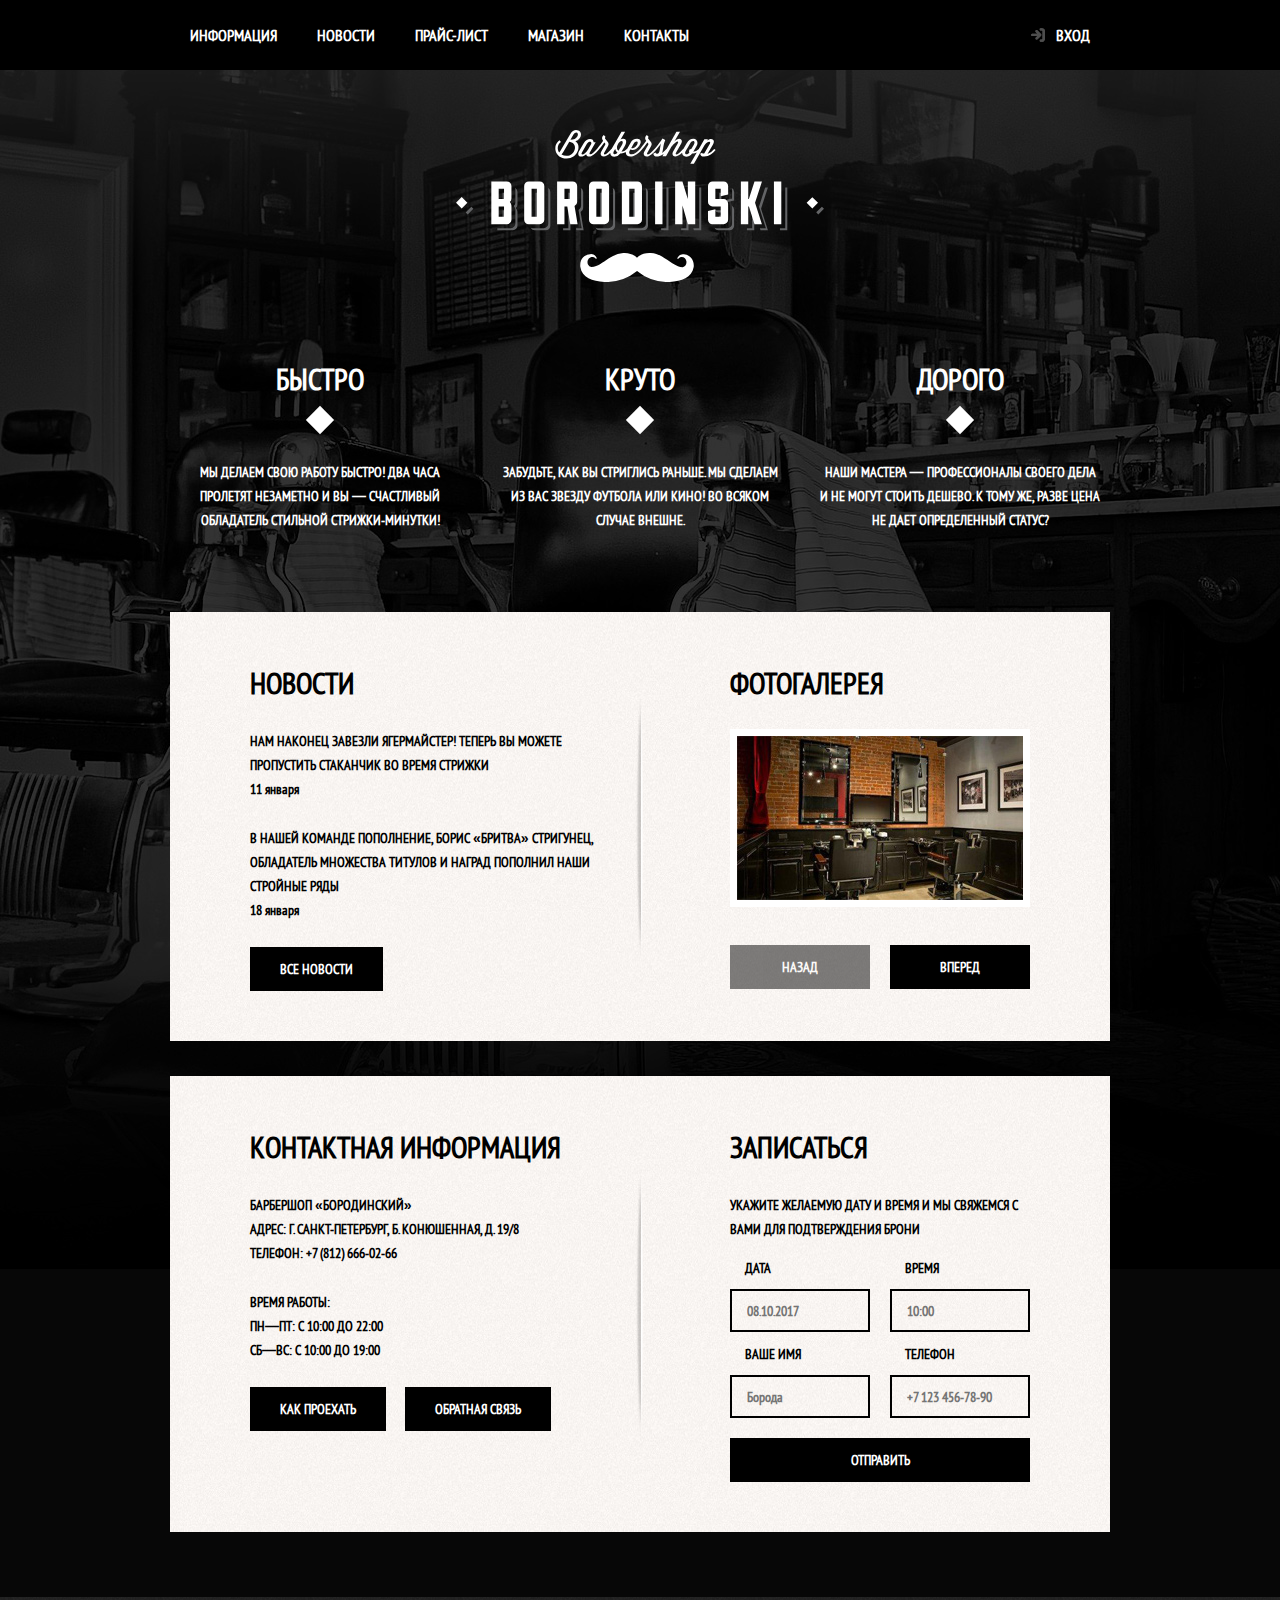
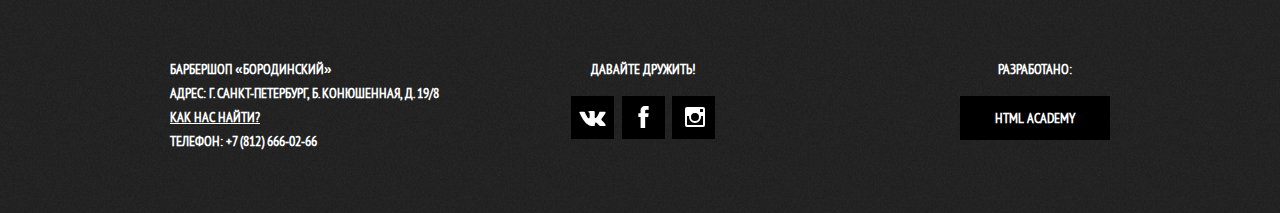
<file: index.html>
<!doctype html>
<html lang="ru">
<head>
  <meta charset="UTF-8">
  <title>Барбершоп «Бородинский»</title>
  <link rel="stylesheet" href="css/normalize_v8.0.1.css">
  <link rel="stylesheet" href="css/style.css">
  <script src="./js/script.js" defer></script>
</head>
<body>
  <header class="main-header">
    <nav class="main-navigation">
      <a class="main-header-logo">
        <img src="img/index-logo.svg" width="368" height="153" alt="Логотип барбершопа «Бородинский»">
      </a>
      <div class="main-navigation-wrapper">
        <div class="container">
          <ul class="site-navigation">
            <li><a href="info.html">Информация</a></li>
            <li><a href="news.html">Новости</a></li>
            <li><a href="price.html">Прайс-лист</a></li>
            <li><a href="catalog.html">Магазин</a></li>
            <li><a href="contacts.html">Контакты</a></li>
          </ul>
          <ul class="user-navigation">
            <li><a class="login-link" href="login.html">Вход</a></li>
          </ul>
        </div>
      </div>
    </nav>
  </header>

  <main class="container">
    <h1 class="visually-hidden">Барбершоп «Бородинский»</h1>

    <section class="features">
      <h2 class="visually-hidden">Преимущества</h2>
      <ul class="features-list">
        <li class="feature-item">
          <h3>Быстро</h3>
          <p>Мы делаем свою работу быстро! Два часа пролетят незаметно
             и вы — счастливый обладатель стильной стрижки-минутки!</p>
        </li>
        <li class="feature-item">
          <h3>Круто</h3>
          <p>Забудьте, как вы стриглись раньше. Мы сделаем из вас звезду футбола или кино!
             Во всяком случае внешне.</p>
        </li>
        <li class="feature-item">
          <h3>Дорого</h3>
          <p>Наши мастера — профессионалы своего дела и не могут стоить дешево.
             К тому же, разве цена не дает определенный статус?</p>
        </li>
      </ul>
    </section>

    <div class="index-columns">
      <section class="news">
        <h2>Новости</h2>
        <ul class="news-list">
          <li class="news-item">
            <p>Нам наконец завезли Ягермайстер! Теперь вы можете пропустить стаканчик во время стрижки</p>
            <time datetime="2016-01-11">11 января</time>
          </li>
          <li class="news-item">
            <p>В нашей команде пополнение, Борис «Бритва» Стригунец,
               обладатель множества титулов и наград пополнил наши стройные ряды</p>
            <time datetime="2016-01-18">18 января</time>
          </li>
        </ul>
        <a class="button" href="news.html">Все новости</a>
      </section>

      <section class="gallery">
        <h2>Фотогалерея</h2>
        <div class="gallery-container">
          <figure class="gallery-content">
            <a href="#">
              <img src="img/studio.jpg" width="286" height="164" alt="Интерьер">
            </a>
          </figure>
          <button class="button gallery-button gallery-button-back" type="button" disabled>Назад</button>
          <button class="button gallery-button gallery-button-next" type="button">Вперед</button>
        </div>
      </section>
    </div>

    <div class="index-columns">
      <section class="contacts">
        <h2>Контактная информация</h2>
        <p>
          Барбершоп «Бородинский»<br>
          Адрес: г. Санкт-Петербург, Б. Конюшенная, д. 19/8<br>
          Телефон: +7 (812) 666-02-66
        </p>
        <p>
          Время работы:<br>
          пн—пт: с 10:00 до 22:00<br>
          сб—вс: с 10:00 до 19:00
        </p>
        <a class="button button-map" href="map.html">Как проехать</a>
        <a class="button" href="contacts.html">Обратная связь</a>
      </section>

      <section class="appointment">
        <h2>Записаться</h2>
        <p class="appointment-info">Укажите желаемую дату и время и мы
           свяжемся с вами для подтверждения брони</p>
        <form class="appointment-form" action="https://echo.htmlacademy.ru" method="post">
          <p class="appointment-item">
            <label for="appointment-date">Дата</label>
            <input id="appointment-date" type="text" name="date" value="" placeholder="08.10.2017">
          </p>
          <p class="appointment-item">
            <label for="appointment-time">Время</label>
            <input id="appointment-time" type="text" name="time" value="" placeholder="10:00">
          </p>
          <p class="appointment-item">
            <label for="appointment-name">Ваше имя</label>
            <input id="appointment-name" type="text" name="name" value="" placeholder="Борода">
          </p>
          <p class="appointment-item">
            <label for="appointment-phone">Телефон</label>
            <input id="appointment-phone" type="text" name="phone" value="" placeholder="+7 123 456-78-90">
          </p>
          <button class="button" type="submit">Отправить</button>
        </form>
      </section>
    </div>
  </main>

  <footer class="main-footer">
    <div class="container">
      <p class="footer-contacts">
        Барбершоп «Бородинский»<br>
        Адрес: г. Санкт-Петербург, Б. Конюшенная, д. 19/8<br>
        <a href="map.html">Как нас найти?</a><br>
        Телефон: +7 (812) 666-02-66
      </p>
      <div class="footer-social">
        <b>Давайте дружить!</b>
        <ul>
          <li>
            <a class="social-button social-button-vk" href="#">
              <span class="visually-hidden">Вконтакте</span>
            </a>
          </li>
          <li>
            <a class="social-button social-button-fb" href="#">
              <span class="visually-hidden">Фейсбук</span>
            </a>
          </li>
          <li>
            <a class="social-button social-button-inst" href="#">
              <span class="visually-hidden">Инстаграм</span>
            </a>
          </li>
        </ul>
      </div>
      <p class="footer-copyright">
        <b>Разработано:</b>
        <a class="button" href="https://htmlacademy.ru">HTML Academy</a>
      </p>
    </div>
  </footer>

  <section class="modal modal-login">
    <h2>Личный кабинет</h2>
    <p class="modal-description">Введите свой логин и пароль.</p>
    <form class="login-form" action="https://echo.htmlacademy.ru" method="post">
      <p>
        <label class="visually-hidden" for="user-login">Логин</label>
        <input class="login-icon-user" id="user-login" type="text" name="login" placeholder="Логин">
      </p>
      <p>
        <label class="visually-hidden" for="user-password">Пароль</label>
        <input class="login-icon-password" id="user-password" type="password"
               name="password" placeholder="Пароль">
      </p>
      <p class="login-help">
        <label class="login-checkbox">
          <input class="visually-hidden" type="checkbox" name="remember">
          <span class="checkbox-indicator"></span>
          Запомните меня
        </label>
        <a class="restore" href="#">Я забыл пароль!</a>
      </p>
      <button class="button" type="submit">Войти</button>
    </form>
    <button class="modal-close" type="button">Закрыть</button>
  </section>

  <section class="modal modal-map">
    <h2 class="visually-hidden">Как до нас добраться</h2>

    <iframe src="https://www.google.com/maps/embed?pb=!1m18!1m12!1m3!1d1998.
    6036253002806!2d30.320858715677204!3d59.93871916905467!2m3!1f0!2f0!3f0!3m
    2!1i1024!2i768!4f13.1!3m3!1m2!1s0x4696310fca145cc1%3A0x42b32648d8238007!2z0JHQvtC70YzRiNCw0Y8g0JrQvtC90Y7RiNC10L3QvdCw0Y8g0YPQuy4sIDE5LzgsINCh0LDQv
    dC60YIt0J_QtdGC0LXRgNCx0YPRgNCzLCDQoNC-0YHRgdC40Y8sIDE5MTE4Ng!5e0!3m2!1sr
    u!2ses!4v1565612821889!5m2!1sru!2ses" width="766" height="560" allowfullscreen></iframe>
    <p>
      <img src="img/map.jpg" width="766" height="560" alt="Офис компании по адресу
       ул. Большая Конюшенная 19/8, Санкт-Петербург">
    </p>
    <button class="modal-close" type="button">Закрыть</button>
  </section>
</body>
</html>
</file>
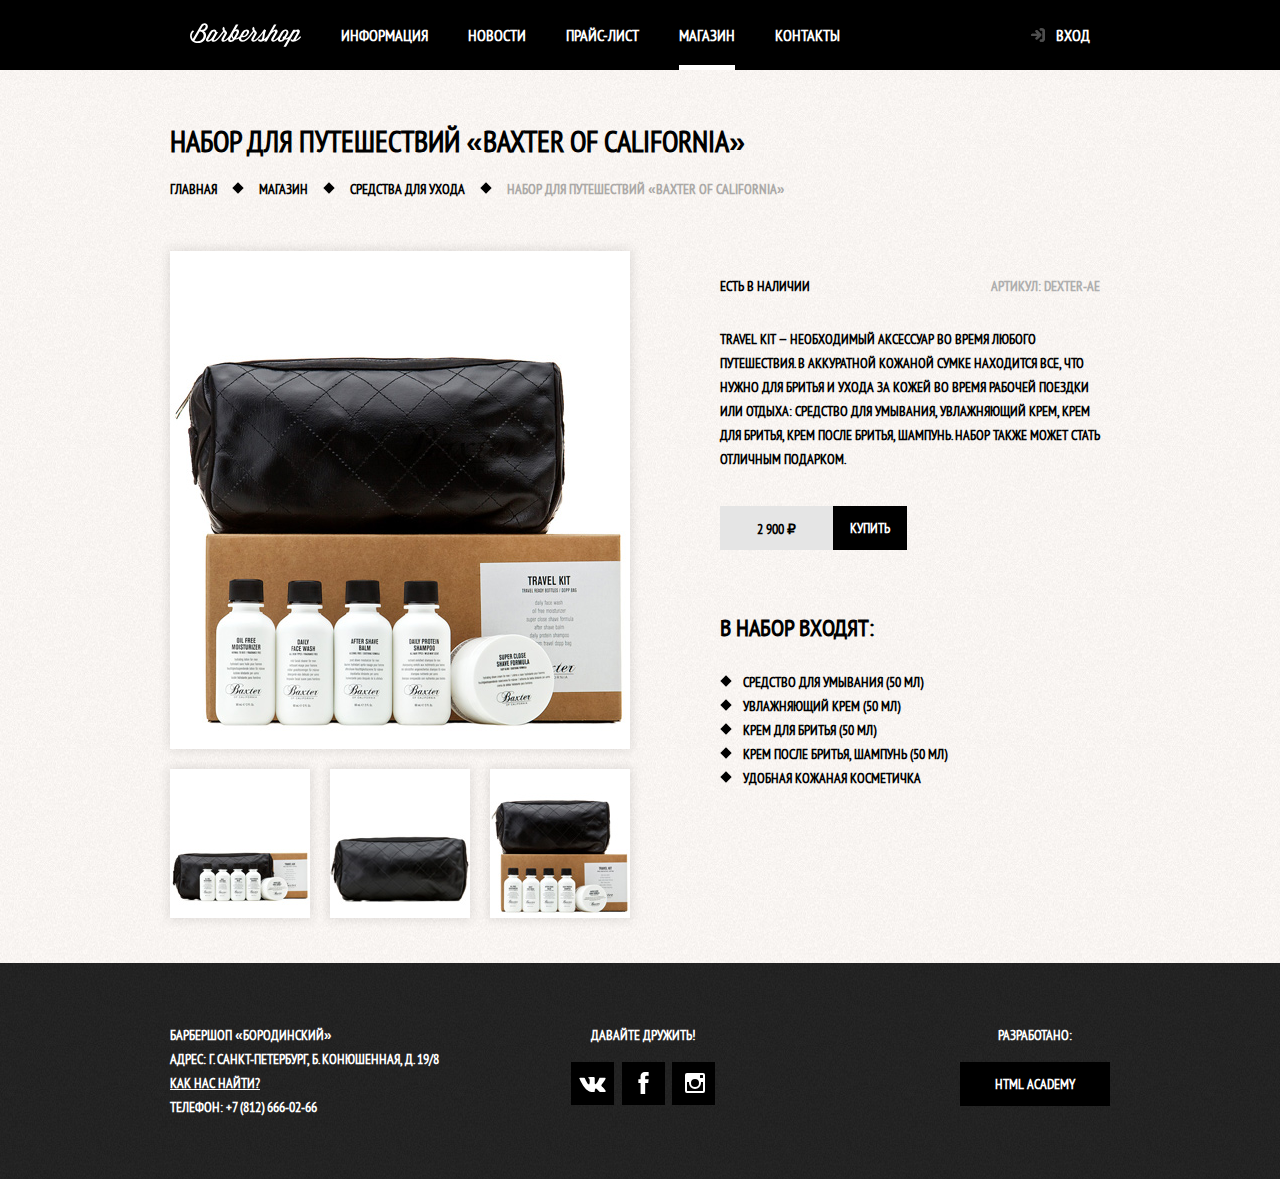
<file: catalog-item.html>
<!doctype html>
<html lang="ru">
<head>
  <meta charset="UTF-8">
  <title>Барбершоп «Бородинский»</title>
  <link rel="stylesheet" href="css/normalize_v8.0.1.css">
  <link rel="stylesheet" href="css/style.css">
  <script src="./js/script.js" defer></script>
</head>
<body class="inner-page">
  <header class="main-header">
    <nav class="main-navigation container">
      <a class="main-header-logo" href="index.html">
        <img src="img/logo.svg" width="111" height="24" alt="Логотип барбершопа «Бородинский»">
      </a>
      <ul class="site-navigation">
        <li><a href="info.html">Информация</a></li>
        <li><a href="news.html">Новости</a></li>
        <li><a href="price.html">Прайс-лист</a></li>
        <li class="site-navigation-current"><a href="catalog.html">Магазин</a></li>
        <li><a href="contacts.html">Контакты</a></li>
      </ul>
      <ul class="user-navigation">
        <li><a class="login-link" href="login.html">Вход</a></li>
      </ul>
    </nav>
  </header>

  <main class="container">
    <h1 class="page-title">Набор для путешествий «Baxter of California»</h1>

    <ul class="breadcrumbs">
      <li><a href="index.html">Главная</a></li>
      <li><a href="#">Магазин</a></li>
      <li class="#">Средства для ухода</li>
      <li class="breadcrumbs-current">Набор для путешествий «Baxter of California»</li>
    </ul>

    <div class="catalog-columns">
      <section class="product-photos">
        <h2 class="visually-hidden">Изображения товара</h2>
        <p class="product-photo-full">
          <img src="img/product-big.jpg" width="460" height="498" alt="Фото всего набора">
        </p>
        <ul class="product-photo-preview">
          <li><img src="img/product-small-1.jpg" width="140" height="149" alt="Фото в анфас"></li>
          <li><img src="img/product-small-2.jpg" width="140" height="149" alt="Фото в профиль"></li>
          <li><img src="img/product-small-3.jpg" width="140" height="149" alt="Фото
           отдельной части"></li>
        </ul>
      </section>

      <section class="product-info">
        <h2 class="visually-hidden">Описание товара</h2>
        <div class="product-description">
          <p class="product-availability">Есть в наличии</p>
          <p class="product-article">Артикул: dexter-ae</p>
        </div>
        <p class="product-text">Travel Kit – необходимый аксессуар во время любого путешествия.
          В аккуратной кожаной сумке находится все, что нужно для бритья и ухода за кожей
          во время рабочей поездки или отдыха: средство для умывания, увлажняющий крем,
          крем для бритья, крем после бритья, шампунь. Набор также может стать отличным подарком.</p>
        <p class="product-price">
          <b>2 900 ₽</b>
          <a class="button" href="#">Купить</a>
        </p>
        <h3>В набор входят:</h3>
        <ul>
          <li>Средство для умывания (50 мл)</li>
          <li>Увлажняющий крем (50 мл)</li>
          <li>Крем для бритья (50 мл)</li>
          <li>Крем после бритья, шампунь (50 мл)</li>
          <li>Удобная кожаная косметичка</li>
        </ul>
      </section>
    </div>
  </main>

  <footer class="main-footer">
    <div class="container">
      <p class="footer-contacts">
        Барбершоп «Бородинский»<br>
        Адрес: г. Санкт-Петербург, Б. Конюшенная, д. 19/8<br>
        <a href="map.html">Как нас найти?</a><br>
        Телефон: +7 (812) 666-02-66
      </p>
      <div class="footer-social">
        <b>Давайте дружить!</b>
        <ul>
          <li>
            <a class="social-button social-button-vk" href="#">
              <span class="visually-hidden">Вконтакте</span>
            </a>
          </li>
          <li>
            <a class="social-button social-button-fb" href="#">
              <span class="visually-hidden">Фейсбук</span>
            </a>
          </li>
          <li>
            <a class="social-button social-button-inst" href="#">
              <span class="visually-hidden">Инстаграм</span>
            </a>
          </li>
        </ul>
      </div>
      <p class="footer-copyright">
        <b>Разработано:</b>
        <a class="button" href="https://htmlacademy.ru">HTML Academy</a>
      </p>
    </div>
  </footer>

  <section class="modal modal-login">
    <h2>Личный кабинет</h2>
    <p class="modal-description">Введите свой логин и пароль.</p>
    <form class="login-form" action="https://echo.htmlacademy.ru" method="post">
      <p>
        <label class="visually-hidden" for="user-login">Логин</label>
        <input class="login-icon-user" id="user-login" type="text" name="login" placeholder="Логин">
      </p>
      <p>
        <label class="visually-hidden" for="user-password">Пароль</label>
        <input class="login-icon-password" id="user-password" type="password"
               name="password" placeholder="Пароль">
      </p>
      <p class="login-help">
        <label class="login-checkbox">
          <input class="visually-hidden" type="checkbox" name="remember">
          <span class="checkbox-indicator"></span>
          Запомните меня
        </label>
        <a class="restore" href="#">Я забыл пароль!</a>
      </p>
      <button class="button" type="submit">Войти</button>
    </form>
    <button class="modal-close" type="button">Закрыть</button>
  </section>

</body>
</html>
</file>
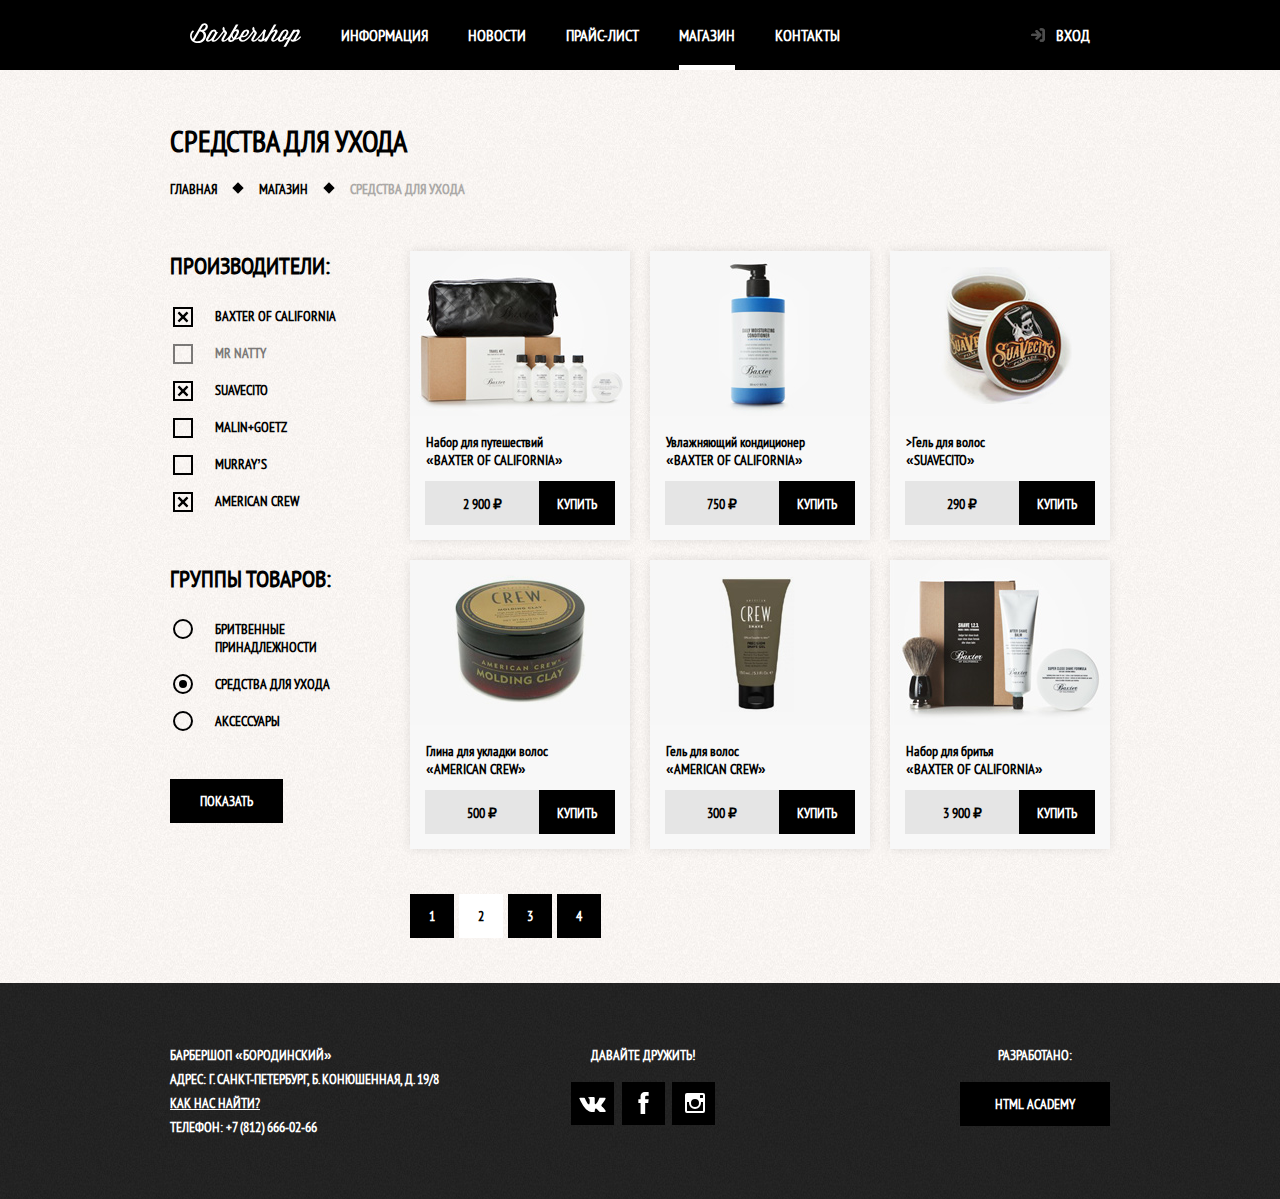
<file: catalog.html>
<!doctype html>
<html lang="ru">
<head>
  <meta charset="UTF-8">
  <title>Барбершоп «Бородинский»</title>
  <link rel="stylesheet" href="css/normalize_v8.0.1.css">
  <link rel="stylesheet" href="css/style.css">
  <script src="./js/script.js" defer></script>
</head>
<body class="inner-page">
  <header class="main-header">
    <nav class="main-navigation container">
      <a class="main-header-logo" href="index.html">
        <img src="img/logo.svg" width="111" height="24" alt="Логотип барбершопа «Бородинский»">
      </a>
      <ul class="site-navigation">
        <li><a href="info.html">Информация</a></li>
        <li><a href="news.html">Новости</a></li>
        <li><a href="price.html">Прайс-лист</a></li>
        <li class="site-navigation-current"><a>Магазин</a></li>
        <li><a href="contacts.html">Контакты</a></li>
      </ul>
      <ul class="user-navigation">
        <li><a class="login-link" href="login.html">Вход</a></li>
      </ul>
    </nav>
  </header>

  <main class="container">
    <h1 class="page-title">Cредства для ухода</h1>

    <ul class="breadcrumbs">
      <li><a href="index.html">Главная</a></li>
      <li><a href="catalog.html">Магазин</a></li>
      <li class="breadcrumbs-current">Средства для ухода</li>
    </ul>
    <div class="catalog-columns">
      <section class="filters">
        <h2 class="visually-hidden">Фильтр товаров</h2>
        <form class="filter" action="https://echo.htmlacademy.ru" method="get">
          <fieldset>
            <legend>Производители:</legend>
            <ul>
              <li class="filter-option">
                <input class="visually-hidden filter-input filter-input-checkbox"
                       type="checkbox" name="baxter of california"
                       id="filter-baxter-of-california" checked>
                <label for="filter-baxter-of-california">Baxter of California</label>
              </li>
              <li class="filter-option">
                <input class="visually-hidden filter-input filter-input-checkbox"
                       type="checkbox" name="mr natty" id="filter-mr-natty" disabled>
                <label for="filter-mr-natty">Mr Natty</label>
              </li>
              <li class="filter-option">
                <input class="visually-hidden filter-input filter-input-checkbox"
                       type="checkbox" name="suavecito" id="filter-suavecito" checked>
                <label for="filter-suavecito">Suavecito</label>
              </li>
              <li class="filter-option">
                <input class="visually-hidden filter-input filter-input-checkbox"
                       type="checkbox" name="malin+goetz" id="filter-malin-goetz">
                <label for="filter-malin-goetz">Malin+Goetz</label>
              </li>
              <li class="filter-option">
                <input class="visually-hidden filter-input filter-input-checkbox"
                       type="checkbox" name="murray’s" id="filter-murrays">
                <label for="filter-murrays">Murray’s</label>
              </li>
              <li class="filter-option">
                <input class="visually-hidden filter-input filter-input-checkbox"
                       type="checkbox" name="american crew" id="filter-american-crew" checked>
                <label for="filter-american-crew">American Crew</label>
              </li>
            </ul>
          </fieldset>

          <fieldset>
            <legend>Группы товаров:</legend>
            <ul>
              <li class="filter-option">
                <input class="visually-hidden filter-input filter-input-radio"
                       type="radio" name="product-group" value="shaving" id="filter-shave">
                <label for="filter-shave">Бритвенные принадлежности</label>
              </li>
              <li class="filter-option">
                <input class="visually-hidden filter-input filter-input-radio"
                       type="radio" name="product-group" value="hair-care" id="filter-care" checked>
                <label for="filter-care">Средства для ухода</label>
              </li>
              <li class="filter-option">
                <input class="visually-hidden filter-input filter-input-radio"
                       type="radio" name="product-group" value="accessories" id="filter-accessories">
                <label for="filter-accessories">Аксессуары</label>
              </li>
            </ul>
          </fieldset>
          <button type="submit" class="filter-button button">Показать</button>
        </form>
      </section>

      <section class="catalog">
        <h2 class="visually-hidden">Список средств для ухода</h2>
        <ul class="catalog-list">
          <li class="catalog-item">
            <a href="catalog-item.html">
              <h3>
                <span class="catalog-category">Набор для путешествий</span>
                <span class="catalog-item-title">«Baxter of California»</span>
              </h3>
               <p class="catalog-item-img">
                 <img src="img/product-1.jpg" width="220" height="165" alt="Набор для путешествий
               «Baxter of California»">
              </p>
            </a>
            <p class="catalog-item-price">
              <b>2 900 ₽</b>
              <a class="button" href="#">Купить</a>
            </p>
          </li>
          <li class="catalog-item">
            <a href="catalog-item.html">
              <h3>
                <span class="catalog-category">Увлажняющий кондиционер</span>
                <span class="catalog-item-title">«Baxter of California»</span>
              </h3>
              <p class="catalog-item-img">
                <img src="img/product-2.jpg" width="220" height="165" alt="Увлажняющий кондиционер
               «Baxter of California»">
              </p>
            </a>
            <p class="catalog-item-price">
              <b>750 ₽</b>
              <a class="button" href="#">Купить</a>
            </p>
          </li>
          <li class="catalog-item">
            <a href="catalog-item.html">
              <h3>
                <span class="catalog-category">>Гель для волос</span>
                <span class="catalog-item-title">«Suavecito»</span>
              </h3>
              <p class="catalog-item-img">
                <img src="img/product-3.jpg" width="220" height="165"
                     alt="Гель для волос «Suavecito»">
              </p>
            </a>
            <p class="catalog-item-price">
              <b>290 ₽</b>
              <a class="button" href="#">Купить</a>
            </p>
          </li>
          <li class="catalog-item">
            <a href="catalog-item.html">
              <h3>
                <span class="catalog-category">Глина для укладки волос</span>
                <span class="catalog-item-title">«American crew»</span>
              </h3>
              <p class="catalog-item-img">
                <img src="img/product-4.jpg" width="220" height="165" alt="Глина для укладки волос
               «American crew»">
              </p>
            </a>
            <p class="catalog-item-price">
              <b>500 ₽</b>
              <a class="button" href="#">Купить</a>
            </p>
          </li>
          <li class="catalog-item">
            <a href="catalog-item.html">
              <h3>
                <span class="catalog-category">Гель для волос</span>
                <span class="catalog-item-title">«American crew»</span>
              </h3>
              <p class="catalog-item-img">
                <img src="img/product-5.jpg" width="220" height="165"
                     alt="Гель для волос «American crew»">
              </p>
            </a>
            <p class="catalog-item-price">
              <b>300 ₽</b>
              <a class="button" href="#">Купить</a>
            </p>
          </li>
          <li class="catalog-item">
            <a href="catalog-item.html">
              <h3>
                <span class="catalog-category">Набор для бритья</span>
                <span class="catalog-item-title">«Baxter of California»</span>
              </h3>
              <p class="catalog-item-img">
                <img src="img/product-6.jpg" width="220" height="165" alt="Набор для бритья
               «Baxter of California»">
              </p>
            </a>
            <p class="catalog-item-price">
              <b>3 900 ₽</b>
              <a class="button" href="#">Купить</a>
            </p>
          </li>
        </ul>
        <ul class="pagination-list">
          <li class="pagination-item"><a href="#">1</a></li>
          <li class="pagination-item pagination-item-current"><a>2</a></li>
          <li class="pagination-item"><a href="#">3</a></li>
          <li class="pagination-item"><a href="#">4</a></li>
        </ul>
      </section>
    </div>
  </main>

  <footer class="main-footer">
    <div class="container">
      <p class="footer-contacts">
        Барбершоп «Бородинский»<br>
        Адрес: г. Санкт-Петербург, Б. Конюшенная, д. 19/8<br>
        <a href="map.html">Как нас найти?</a><br>
        Телефон: +7 (812) 666-02-66
      </p>
      <div class="footer-social">
        <b>Давайте дружить!</b>
        <ul>
          <li>
            <a class="social-button social-button-vk" href="#">
              <span class="visually-hidden">Вконтакте</span>
            </a>
          </li>
          <li>
            <a class="social-button social-button-fb" href="#">
              <span class="visually-hidden">Фейсбук</span>
            </a>
          </li>
          <li>
            <a class="social-button social-button-inst" href="#">
              <span class="visually-hidden">Инстаграм</span>
            </a>
          </li>
        </ul>
      </div>
      <p class="footer-copyright">
        <b>Разработано:</b>
        <a class="button" href="https://htmlacademy.ru">HTML Academy</a>
      </p>
    </div>
  </footer>

  <section class="modal modal-login">
    <h2>Личный кабинет</h2>
    <p class="modal-description">Введите свой логин и пароль.</p>
    <form class="login-form" action="https://echo.htmlacademy.ru" method="post">
      <p>
        <label class="visually-hidden" for="user-login">Логин</label>
        <input class="login-icon-user" id="user-login" type="text" name="login" placeholder="Логин">
      </p>
      <p>
        <label class="visually-hidden" for="user-password">Пароль</label>
        <input class="login-icon-password" id="user-password" type="password"
               name="password" placeholder="Пароль">
      </p>
      <p class="login-help">
        <label class="login-checkbox">
          <input class="visually-hidden" type="checkbox" name="remember">
          <span class="checkbox-indicator"></span>
          Запомните меня
        </label>
        <a class="restore" href="#">Я забыл пароль!</a>
      </p>
      <button class="button" type="submit">Войти</button>
    </form>
    <button class="modal-close" type="button">Закрыть</button>
  </section>

</body>
</html>
</file>
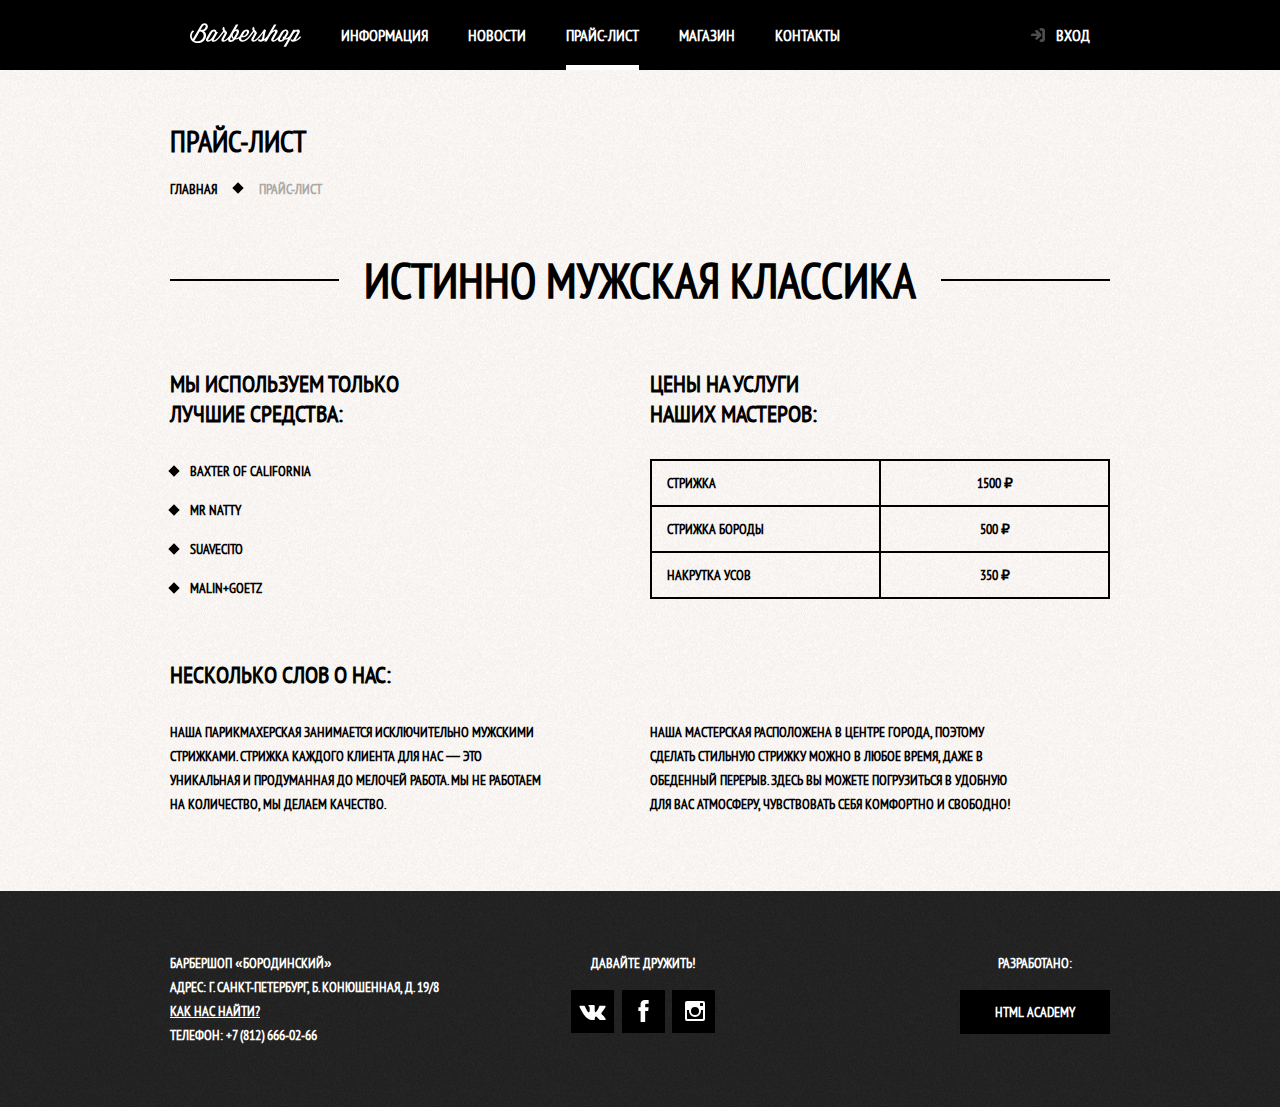
<file: price.html>
<!doctype html>
<html lang="ru">
<head>
  <meta charset="UTF-8">
  <title>Барбершоп «Бородинский»</title>
  <link rel="stylesheet" href="css/normalize_v8.0.1.css">
  <link rel="stylesheet" href="css/style.css">
  <script src="./js/script.js" defer></script>
</head>
<body class="inner-page">
  <header class="main-header">
    <nav class="main-navigation container">
      <a class="main-header-logo" href="index.html">
        <img src="img/logo.svg" width="111" height="24" alt="Логотип барбершопа «Бородинский»">
      </a>
      <ul class="site-navigation">
        <li><a href="info.html">Информация</a></li>
        <li><a href="news.html">Новости</a></li>
        <li class="site-navigation-current"><a>Прайс-лист</a></li>
        <li><a href="catalog.html">Магазин</a></li>
        <li><a href="contacts.html">Контакты</a></li>
      </ul>
      <ul class="user-navigation">
        <li><a class="login-link" href="login.html">Вход</a></li>
      </ul>
    </nav>
  </header>

  <main class="container">
    <div class="inner-page-container">
      <h1 class="page-title">Прайс-лист</h1>
      <ul class="breadcrumbs">
        <li><a href="index.html">Главная</a></li>
        <li class="breadcrumbs-current">Прайс-лист</li>
      </ul>
    </div>

    <section class="inner-content">
      <h2 class="big-heading">Истинно мужская классика</h2>

      <div class="inner-columns">
        <div class="inner-column-right">
          <h2>Мы используем только <br> лучшие средства:</h2>
          <ul class="custom-list-1">
            <li>Baxter of California</li>
            <li>Mr Natty</li>
            <li>Suavecito</li>
            <li>Malin+Goetz</li>
          </ul>
        </div>

        <div class="inner-column-left">
          <h2>Цены на услуги <br> наших мастеров:</h2>
          <table class="custom-table-1">
            <tr>
              <td>Стрижка</td>
              <td>1500 ₽</td>
            </tr>
            <tr>
              <td>Стрижка бороды</td>
              <td>500 ₽</td>
            </tr>
            <tr>
              <td>Накрутка усов</td>
              <td>350 ₽</td>
            </tr>
          </table>
        </div>
      </div>

      <div class="inner-columns">
        <h2>Несколько слов о нас:</h2>
        <div class="inner-column-right">
          <p class="short-text">
            Наша парикмахерская занимается исключительно мужскими стрижками.
            Стрижка каждого клиента для нас — это уникальная и продуманная до мелочей работа.
            Мы не работаем на количество, мы делаем качество.
          </p>
        </div>

        <div class="inner-column-right">
          <p class="short-text">
            Наша мастерская расположена в центре города, поэтому сделать стильную стрижку можно
            в любое время, даже в обеденный перерыв. Здесь вы можете погрузиться в удобную для вас
            атмосферу, чувствовать себя комфортно и свободно!
          </p>
        </div>
      </div>
    </section>
  </main>

  <footer class="main-footer">
    <div class="container">
      <p class="footer-contacts">
        Барбершоп «Бородинский»<br>
        Адрес: г. Санкт-Петербург, Б. Конюшенная, д. 19/8<br>
        <a href="map.html">Как нас найти?</a><br>
        Телефон: +7 (812) 666-02-66
      </p>
      <div class="footer-social">
        <b>Давайте дружить!</b>
        <ul>
          <li>
            <a class="social-button social-button-vk" href="#">
              <span class="visually-hidden">Вконтакте</span>
            </a>
          </li>
          <li>
            <a class="social-button social-button-fb" href="#">
              <span class="visually-hidden">Фейсбук</span>
            </a>
          </li>
          <li>
            <a class="social-button social-button-inst" href="#">
              <span class="visually-hidden">Инстаграм</span>
            </a>
          </li>
        </ul>
      </div>
      <p class="footer-copyright">
        <b>Разработано:</b>
        <a class="button" href="https://htmlacademy.ru">HTML Academy</a>
      </p>
    </div>
  </footer>

  <section class="modal modal-login">
    <h2>Личный кабинет</h2>
    <p class="modal-description">Введите свой логин и пароль.</p>
    <form class="login-form" action="https://echo.htmlacademy.ru" method="post">
      <p>
        <label class="visually-hidden" for="user-login">Логин</label>
        <input class="login-icon-user" id="user-login" type="text" name="login" placeholder="Логин">
      </p>
      <p>
        <label class="visually-hidden" for="user-password">Пароль</label>
        <input class="login-icon-password" id="user-password" type="password"
               name="password" placeholder="Пароль">
      </p>
      <p class="login-help">
        <label class="login-checkbox">
          <input class="visually-hidden" type="checkbox" name="remember">
          <span class="checkbox-indicator"></span>
          Запомните меня
        </label>
        <a class="restore" href="#">Я забыл пароль!</a>
      </p>
      <button class="button" type="submit">Войти</button>
    </form>
    <button class="modal-close" type="button">Закрыть</button>
  </section>

</body>
</html>
</file>
<file: css/style.css>
@font-face {
  font-family: "PT Sans";
  src: url("../fonts/ptsansnarrow.woff2") format("woff2"),
       url("../fonts/ptsansnarrowbold.woff2") format("woff2");
  font-weight: normal;
  font-style: normal;
}

body {
  margin: 0;
  padding: 0;
  min-width: 1122px;

  font-family: "PT Sans", "Arial", sans-serif;
  font-size: 14px;
  line-height: 24px;
  font-weight: 700;
  color: #ffffff;
  text-transform: uppercase;

  background-color: #000000;
  background-image: url("../img/bg.jpg");
  background-position: top center;
  background-repeat: no-repeat;
}

.inner-page {
  color: #000000;

  background-color: #f9f6f3;
  background-image: url("../img/pattern-light.jpg");
  background-position: 0 0;
  background-repeat: repeat;
}

a {
  text-decoration: none;
}

img {
  max-width: 100%;
  height: auto;
}

.visually-hidden:not(:focus):not(:active),
input[type="checkbox"].visually-hidden,
input[type="radio"].visually-hidden {
  position: absolute;

  width: 1px;
  height: 1px;
  margin: -1px;
  border: 0;
  padding: 0;

  white-space: nowrap;

  clip-path: inset(100%);
  clip: rect(0 0 0 0);
  overflow: hidden;
}

.button {
  display: inline-block;
  margin-right: 16px;
  padding: 10px 30px;

  font: inherit;
  text-align: center;
  color: #ffffff;
  vertical-align: middle;
  text-transform: uppercase;

  background-color: #000000;
  border: none;
}

.button:hover,
.button:focus,
.button:active {
  background-color: #663d15;
}

.button.disabled,
.button:disabled {
  cursor: default;
  opacity: .5;
  background-color: #000000;
}

.container {
  width: 940px;
  margin: 0 auto;
  padding: 0 10px;
}

.main-header {
  margin-bottom: 75px;
}

.inner-page .main-header {
  margin-bottom: 50px;

  background-color: #000000;
}

.main-navigation {
  display: flex;
  flex-direction: column;
  align-items: center;

  font-size: 16px;
  line-height: 20px;
  color: #ffffff;

  background-color: transparent;
}

.inner-page .main-navigation {
  align-items: flex-start;
  flex-direction: row;
}

.main-header-logo {
  width: 368px;
  height: 153px;
  order: 2;
}

.inner-page .main-header-logo {
  order: 0;

  width: 111px;
  height: 24px;
  padding: 23px 20px;
}

.main-navigation-wrapper {
  width: 100%;
  margin-bottom: 60px;
  background-color: #000000;
}

.main-navigation-wrapper .container {
  display: flex;
  justify-content: space-between;
}

.site-navigation,
.user-navigation {
  margin: 0;
  padding: 0;

  list-style: none;
}

.site-navigation a,
.user-navigation a {
  display: block;
  padding: 25px 20px;

  vertical-align: middle;
  color: #ffffff;
}

.site-navigation a:hover,
.site-navigation a:focus,
.user-navigation a:hover,
.user-navigation a:hover {
  background-color: #242424;
}

.site-navigation {
  display: flex;
  flex-wrap: wrap;

  width: 620px;
}

.site-navigation-current {
  position: relative;
}

.site-navigation-current a:not([href]) {
  background-color: #000000;
}

.site-navigation-current::after {
  content: "";

  position: absolute;
  right: 20px;
  bottom: 0;
  left: 20px;

  height: 5px;

  background-color: #ffffff;
}

.user-navigation {
  display: flex;
  max-width: 140px;
}

.user-navigation .login-link {
  position: relative;
  padding-left: 50px;
}

.login-link::before {
  content: "";

  position: absolute;
  top: 27px;
  left: 24px;

  width: 16px;
  height: 18px;

  background-image: url("../img/login.svg");
  background-position: 0 0;
  background-repeat: no-repeat;

  opacity: .3;
}

.login-link:hover::before,
.login-link:focus::before,
.login-link:active::before {
  opacity: 1;
}

.inner-page .user-navigation {
  margin-left: auto;
}

.features {
  margin-bottom: 80px;
}

.features-list {
  display: flex;
  justify-content: space-between;
  margin: 0;
  padding: 0;
  list-style: none;
}

.feature-item {
  width: 300px;
  text-align: center;
}

.feature-item h3 {
  position: relative;

  margin: 0 0 60px 0;

  font-size: 30px;
  line-height: 42px;
}

.feature-item h3::after {
  content: "";

  position: absolute;
  bottom: -30px;
  left: 50%;

  width: 20px;
  height: 20px;
  margin-left: -10px;

  background-color: #ffffff;

  transform: rotate(45deg);
}

.feature-item p {
  margin: 0 10px;
}

.index-columns {
  display: flex;
  justify-content: space-between;
  margin-bottom: 35px;
  padding: 50px 80px;

  color: #000000;

  background-color: #f8f5f2;
  background-image: url("../img/line.png"), url("../img/pattern-light.jpg");
  background-position: center, 0 0;
  background-repeat: no-repeat, repeat;
}

.index-columns h2 {
  margin: 0 0 25px 0;

  font-size: 30px;
  line-height: 42px;
}

.news {
  width: 380px;
}

.news-list {
  margin: 0 0 25px 0;
  padding: 0;
  list-style: none;
}

.news-item {
  margin: 0 0 25px 0;
}

.news-item p {
  margin: 0;
}

.news-item time {
  text-transform: none;
}

.gallery {
  width: 300px;
}

.gallery-container {
  position: relative;

  height: 260px;
}

.gallery-content {
  height: 164px;
  margin: 0;

  background-color: #cccccc;
  border: 7px solid #ffffff;
}

.gallery-content img {
  width: 286px;
  height: 164px;
}

.gallery-button {
  box-sizing: border-box;
  position: absolute;
  bottom: 0;

  width: 140px;
  margin: 0;
}

.gallery-button-back {
  left: 0;
}

.gallery-button-next {
  right: 0;
}

.contacts {
  width: 380px;
}

.contacts p {
  margin: 0 0 25px 0;
}

.appointment {
  width: 300px;
}

.appointment-info {
  margin: 0 0 15px 0;
}

.appointment-form {
  display: flex;
  flex-wrap: wrap;
  justify-content: space-between;
}

.appointment-item {
  width: 140px;
  margin: 0 0 10px 0;
}

.appointment-item label {
  display: block;
  margin: 0 0 9px 15px;
}

.appointment-item input {
  box-sizing: border-box;
  width: 140px;
  padding: 8px 15px 7px 15px;

  font: inherit;

  background-color: transparent;
  border: 2px solid #000000;
}

.appointment-item input:focus {
  border-color: #663d15;
}

.appointment .button {
  display: block;
  width: 100%;
  margin-top: 10px;
  margin-right: 0;
}

.page-title {
  margin: 0 0 15px 0;
  padding: 0;
  font-size: 30px;
  line-height: 42px;
}

.breadcrumbs {
  display: flex;
  justify-content: flex-start;
  flex-wrap: wrap;

  margin: 0 0 50px 0;
  padding: 0;
  list-style: none;
}

.breadcrumbs li {
  position: relative;
  margin-right: 42px;
}

.breadcrumbs li:last-child {
  margin-right: 0;
}

.breadcrumbs li::after {
  content: "";

  position: absolute;
  top: 7px;
  right: -25px;

  width: 8px;
  height: 8px;

  background-color: #000000;
  transform: rotate(45deg);
}


.breadcrumbs a {
  color: #000000;
}

.breadcrumbs a:hover,
.breadcrumbs a:focus {
  text-decoration: underline;
}

.breadcrumbs-current {
  color: #aba9a7;
}

.breadcrumbs-current::after {
  display: none;
}

.catalog-columns {
  display: flex;
  justify-content: space-between;
}

.filters {
  width: 180px;
}

.filter fieldset {
  margin: 0 0 30px 0;
  padding: 0;

  border: none;
}

.filter fieldset:first-child {
  margin-bottom: 35px;
}

.filter legend {
  margin-bottom: 26px;

  font-size: 24px;
  line-height: 30px;
}

.filter ul {
  margin: 0;
  padding: 0;

  list-style: none;
  line-height: 18px;
}

.filter-option {
  margin-bottom: 19px;
  padding-left: 45px;
}

.filter-option label {
  position: relative;

  display: block;

  cursor: pointer;
  user-select: none;
}

.filter-input:hover + label,
.filter-input:focus + label {
  color: #663d15;
}

.filter-input-checkbox + label::before {
  content: "";

  position: absolute;
  top: 0;
  left: -42px;

  width: 16px;
  height: 16px;

  border: 2px solid #000000;
}

.filter-input-checkbox:checked + label::after {
  content: "";

  position: absolute;
  top: 4px;
  left: -38px;

  width: 12px;
  height: 12px;

  background-image: url("../img/cross.svg");
  background-position: 0 0;
  background-repeat: no-repeat;
}

.filter-input-radio + label::before {
  content: "";

  position: absolute;
  top: -1px;
  left: -42px;

  width: 16px;
  height: 16px;

  border: 2px solid #000000;
  border-radius: 50%;
}

.filter-input-radio:checked + label::after {
  content: "";

  position: absolute;
  top: 5px;
  left: -36px;

  width: 8px;
  height: 8px;

  background-color: #000000;
  border-radius: 50%;
}

.filter-input:disabled + label {
  color: #000000;

  opacity: 0.5;
}

.catalog {
  width: 700px;
}

.catalog-list {
  display: flex;
  flex-wrap: wrap;
  margin: 0 0 25px 0;
  padding: 0;

  list-style: none;
}

.catalog-item {
  width: 220px;
  margin: 0 20px 20px 0;
  background-color: #f8f8f8;
  box-shadow: 0 0 10px rgba(0, 0, 0, 0.1);
}

.catalog-item:nth-child(3n) {
  margin-right: 0;
}

.catalog-item:hover {
  box-shadow: 0 0 10px rgba(0, 0, 0, 0.2);
}

.catalog-item a {
  display: flex;
  flex-direction: column;
  color: #000000;
}

.catalog-item h3 {
  order: 1;
  margin: 17px 15px 12px 16px;
  font-size: 14px;
  line-height: 18px;
}

.catalog-category {
  display: block;

  text-transform: none;
}

.catalog-item-img {
  width: 220px;
  height: 165px;
  margin: 0;
}

.catalog-item-price {
  display: flex;
  margin: 0 15px 15px 15px;
}

.catalog-item-price b {
  width: 112px;
  padding: 13px 25px 11px;

  font-size: 14px;
  line-height: 20px;
  text-align: center;

  background-color: #e5e5e5;
}

.catalog-item-price .button {
  width: 50px;
  padding: 13px 18px 11px;
  margin-right: 0;

  line-height: 20px;
  color: #ffffff;
}

.pagination-list {
  display: flex;
  flex-wrap: wrap;

  margin: 0;
  padding: 0;

  list-style: none;
}

.pagination-item {
  margin-right: 5px;
}

.pagination-item:last-child {
  margin: 0;
}

.pagination-item a {
  display: block;
  padding: 10px 19px;

  color: #ffffff;

  background-color: #000000;
}

.pagination-item a:hover,
.pagination-item a:focus,
.pagination-item a:active {
  background-color: #663d15;
}

.pagination-item-current a {
  color: #000000;

  background-color: #ffffff;
}

.pagination-item-current a:hover,
.pagination-item-current a:focus,
.pagination-item-current a:active {
  color: #000000;

  background-color: #ffffff;
}

.product-photos {
  width: 460px;
}

.product-photo-preview {
  display: flex;
  margin: 0;
  padding: 0;

  list-style: none;
}

.product-photo-full {
  width: 460px;
  height: 498px;
  margin: 0;
  margin-bottom: 20px;

  box-shadow: 0 0 10px 2px rgba(0, 0, 0, 0.1);
}

.product-photo-preview li {
  width: 140px;
  height: 149px;
  margin-right: 20px;

  box-shadow: 0 0 10px 2px rgba(0, 0, 0, 0.1);
}

.product-photo-preview li:nth-child(3n) {
  margin-right: 0;
}

.product-description {
  display: flex;
  justify-content: space-between;
  margin-bottom: 29px;
  padding-right: 10px;
}

.product-description p {
  width: 200px;
}

.product-article {
  text-align: right;
  color: #aeaeae;
}

.product-price b {
  width: 113px;
  padding: 13px 36px 11px 36px;

  line-height: 20px;
  text-align: center;

  background-color: #e5e5e5;
  box-sizing: border-box;
}

.product-price .button {
  padding-left: 17px;
  padding-right: 17px;
}

.product-info {
  width: 390px;
  padding-top: 23px;
}

.product-info p {
  margin: 0;
}

.product-info h3 {
  margin: 0 0 27px 0;

  font-size: 24px;
  line-height: 30px;
}

.product-info .product-text {
  margin-bottom: 35px;
}

.product-info .product-price {
  display: flex;
  margin-bottom: 63px;
}

.product-info ul {
  margin: 0;
  padding: 0;

  list-style: none;
}

.product-info li {
  position: relative;
  padding-left: 23px;
}

.product-info li::before {
  content: "";

  position: absolute;
  top: 7px;
  left: 2px;

  width: 8px;
  height: 8px;

  background-color: #000000;
  transform: rotate(45deg);
}

.inner-content {
  margin-bottom: 75px;
}

.inner-content .big-heading {
  display: flex;
  align-items: center;

  margin: 55px 0 65px 0;
  font-size: 48px;
  line-height: 48px;
  text-align: center;
}

.big-heading::before,
.big-heading::after {
  content: "";
  flex-grow: 1;
  flex-shrink: 0;
  width: 50px;
  height: 2px;

  background-color: #000000;
}

.big-heading::before {
  margin-right: 25px;
}

.big-heading::after {
  margin-left: 25px;
}

.inner-content h2 {
  margin: 60px 0 30px 0;

  font-size: 24px;
  line-height: 30px;
}

.custom-list-1 {
  margin: 14px 0;
  padding: 0;

  list-style: none;
}

.custom-list-1 li {
  position: relative;
  margin-bottom: 15px;
  padding-left: 20px;
}

.custom-list-1 li::before {
  content: "";

  position: absolute;
  top: 8px;
  left: 0;

  width: 8px;
  height: 8px;

  background-color: #000000;
  transform: rotate(45deg);
}

.custom-table-1 {
  width: 100%;
}

.custom-table-1 td {
  width: 50%;
}

.custom-table-1 td:last-child {
  text-align: center;
}

.inner-columns {
  display: flex;
  flex-wrap: wrap;
  justify-content: space-between;

  margin: 60px 0;
}

.inner-column-right,
.inner-column-left {
  width: 460px;
}

.inner-column-right *:first-child,
.inner-column-left *:first-child {
  margin-top: 0;
}

.inner-column-right *:last-child,
.inner-column-left *:last-child {
  margin-bottom: 0;
}

.inner-columns > h2:first-child {
  width: 460px;
  margin-top: 0;
  margin-right: 460px;
  margin-right: calc(100% - 460px);
}

.short-text {
  padding-right: 80px;
}

.inner-content h3 {
  margin: 60px 0 30px 0;

  font-size: 20px;
  line-height: 24px;
}

.inner-content h2 + h3 {
  margin-bottom: 30px;
}

.inner-content p {
  margin: 14px 0;
}

.inner-content table {
  border-collapse: collapse;
}

.inner-content td {
  padding: 10px 15px;

  border: 2px solid #000000;
}

.main-footer {
  margin-top: 65px;
  padding: 60px 0;
  color: #ffffff;

  background-color: #212121;
  background-image: url("../img/pattern-dark.jpg");
  background-position: 0 0;
  background-repeat: repeat;
}

.inner-page .main-footer {
  margin: 45px 0 0 0;
}

.main-footer .container {
  display: flex;
}

.footer-contacts {
  width: 320px;
  margin: 0;
  margin-right: 80px;
}

.footer-contacts a {
  color: #ffffff;
  text-decoration: underline;
}

.footer-contacts a:hover,
.footer-contacts a:focus {
  text-decoration: none;
}

.footer-social {
  width: 145px;
  text-align: center;
}

.footer-social b {
  display: block;
  margin-bottom: 15px;
}

.footer-social ul {
  display: flex;
  flex-wrap: wrap;
  justify-content: space-between;

  width: 141px;
  margin: 0 auto;
  padding: 0;

  list-style: none;
}

.social-button {
  display: flex;
  align-items: center;
  justify-content: center;

}

.social-button-vk,
.social-button-fb,
.social-button-inst {
  position: relative;

}

.social-button-vk::after {
  content: "";

  position: absolute;
  top: 0;
  left: -1px;

  width: 43px;
  height: 43px;

  background-color: #000000;
  background-image: url("../img/vk.svg");
  background-position: 8px 15px;
  background-repeat: no-repeat;
}

.social-button-fb::after {
  content: "";

  position: absolute;
  top: 0;
  left: -21px;

  width: 43px;
  height: 43px;

  background-color: #000000;
  background-image: url("../img/facebook.svg");
  background-position: 12px 10px;
  background-repeat: no-repeat;
}

.social-button-inst::after {
  content: "";

  position: absolute;
  top: 0;
  left: -41px;

  width: 43px;
  height: 43px;

  background-color: #000000;
  background-image: url("../img/instagram.svg");
  background-position: 13px 11px;
  background-repeat: no-repeat;
}

.social-button-vk:hover::after,
.social-button-vk:focus::after {
  background-color: #ffffff;
  transition: background-color 1s;
  background-image: url("../img/vk-black.svg");
  background-position: 8px 15px;
  background-repeat: no-repeat;
}

.social-button-fb:hover::after,
.social-button-fb:focus::after {
  background-color: #ffffff;
  transition: background-color 1s;
  background-image: url("../img/facebook-black.svg");
  background-position: 12px 10px;
  background-repeat: no-repeat;
}

.social-button-inst:hover::after,
.social-button-inst:focus::after {
  background-color: #ffffff;
  transition: background-color 1s;
  background-image: url("../img/instagram-black.svg");
  background-position: 13px 11px;
  background-repeat: no-repeat;
}

.footer-copyright {
  width: 150px;
  margin: 0 0 0 auto;
  text-align: center;
}

.footer-copyright .button:hover,
.footer-copyright .button:focus {
  color: #000000;

  background-color: #ffffff;
  transition: background-color 1s;
}

.footer-copyright b {
  display: block;
  margin-bottom: 15px;
}

.footer-copyright .button {
  display: block;
  margin-right: 0;
}

@keyframes bounce {
  0% {
    transform: translateY(-2000px);
  }

  70% {
    transform: translateY(30px);
  }

  90% {
    transform: translateY(-10px);
  }

  100% {
    transform: translateY(0);
  }
}

@keyframes shake {
  0%,
  100% {
    transform: translateX(0);
  }

  10%,
  30%,
  50%,
  70%,
  90% {
    transform: translateX(-10px);
  }

  20%,
  40%,
  60%,
  80% {
    transform: translateX(10px);
  }
}

.modal {
  display: none;
  position: fixed;

  color: #000000;

  background-color: #f8f3f0;
  background-image: url("../img/pattern-light.jpg");
  background-position: 0 0;
  background-repeat: repeat;
}

.modal-show {
  display: block;

  animation: bounce 0.6s;
}

.modal-error {
  animation: shake 0.6s;
}

.modal h2 {
  font-size: 30px;
  line-height: 42px;
}

.login-form input[type="text"],
.login-form input[type="password"] {
  box-sizing: border-box;
  width: 300px;
  padding: 10px 15px;
  padding-right: 40px;
  font: inherit;
  color: #000000;
  text-transform: uppercase;

  background-color: #f9f6f3;
  border: 2px solid #000000;
}

.login-form input:focus {
  border-color: #663d15;
}

.login-checkbox:hover,
.login-checkbox:focus {
  color: #663d15;
}

.login-icon-user {
  background-image: url("../img/user.svg");
  background-position: 270px center;
  background-repeat: no-repeat;
}

.login-icon-password {
  background-image: url("../img/lock.svg");
  background-position: 270px center;
  background-repeat: no-repeat;
}

.login-form .login-help {
  display: flex;
  flex-wrap: wrap;
  justify-content: space-between;

  margin: 15px 0;
}

.login-checkbox {
  position: relative;

  padding-left: 30px;

  cursor: pointer;
}

.login-checkbox:hover,
.login-checkbox:focus {
  color: #663d15;
}

.checkbox-indicator {
  position: absolute;
  top: 0;
  left: 0;

  width: 17px;
  height: 17px;

  border: 2px solid #000000;
}

.login-checkbox input[type="checkbox"] + .checkbox-indicator {
  border-color: #663d15;
  outline: thin dotted;
  outline: 5px auto -webkit-focus-ring-color;
}

.login-checkbox input[type="checkbox"]:checked + .checkbox-indicator::before,
.login-checkbox input[type="checkbox"]:checked + .checkbox-indicator::after {
  content: "";

  position: absolute;
  top: 8px;
  left: 1px;

  width: 15px;
  height: 2px;

  background-color: #000000;
}

.login-checkbox input[type="checkbox"]:checked + .checkbox-indicator::before {
  transform: rotate(45deg);
}

.login-checkbox input[type="checkbox"]:checked + .checkbox-indicator::after {
  transform: rotate(-45deg);
}

.restore {
  color: #000000;
  text-decoration: underline;
}

.restore:hover,
.restore:focus {
  text-decoration: none;
}

.login-form .button {
  width: 100%;
  margin-right: 0;
}


.modal-login {

  top: 120px;
  left: 50%;

  width: 300px;
  margin-left: -230px;
  padding: 50px 80px;

  box-shadow: 0 30px 50px rgba(0, 0, 0, 0.7);
}

.modal-close {
  position: absolute;
  top: 0;
  right: -34px;

  width: 22px;
  height: 22px;

  font-size: 0;

  background-color: transparent;
  border: 0;

  cursor: pointer;
}

.modal-close::before,
.modal-close::after {
  content: "";

  position: absolute;
  top: 10px;
  left: 2px;

  width: 19px;
  height: 3px;

  background-color: #d0d0d0;
}

.modal-close::before {
  transform: rotate(45deg);
}
.modal-close::after {
  transform: rotate(-45deg);
}

.modal-login h2 {


  font-size: 30px;
  line-height: 42px;
}

.modal-description {
  margin: 0 0 10px 0;
}

.login-form p {
  margin: 0 0 10px 0;
}

.modal-map {

  top: 50%;
  left: 50%;

  width: 766px;
  height: 561px;

  margin-top: -280px;
  margin-left: -390px;
  border: 7px solid #ffffff;
}

.modal-map p {
  position: absolute;
  top: 0;
  left: 0;
  z-index: 1;
  margin: 0;
}

.modal-map iframe {
  position: relative;
  z-index: 2;
  border: none;
}
</file>
